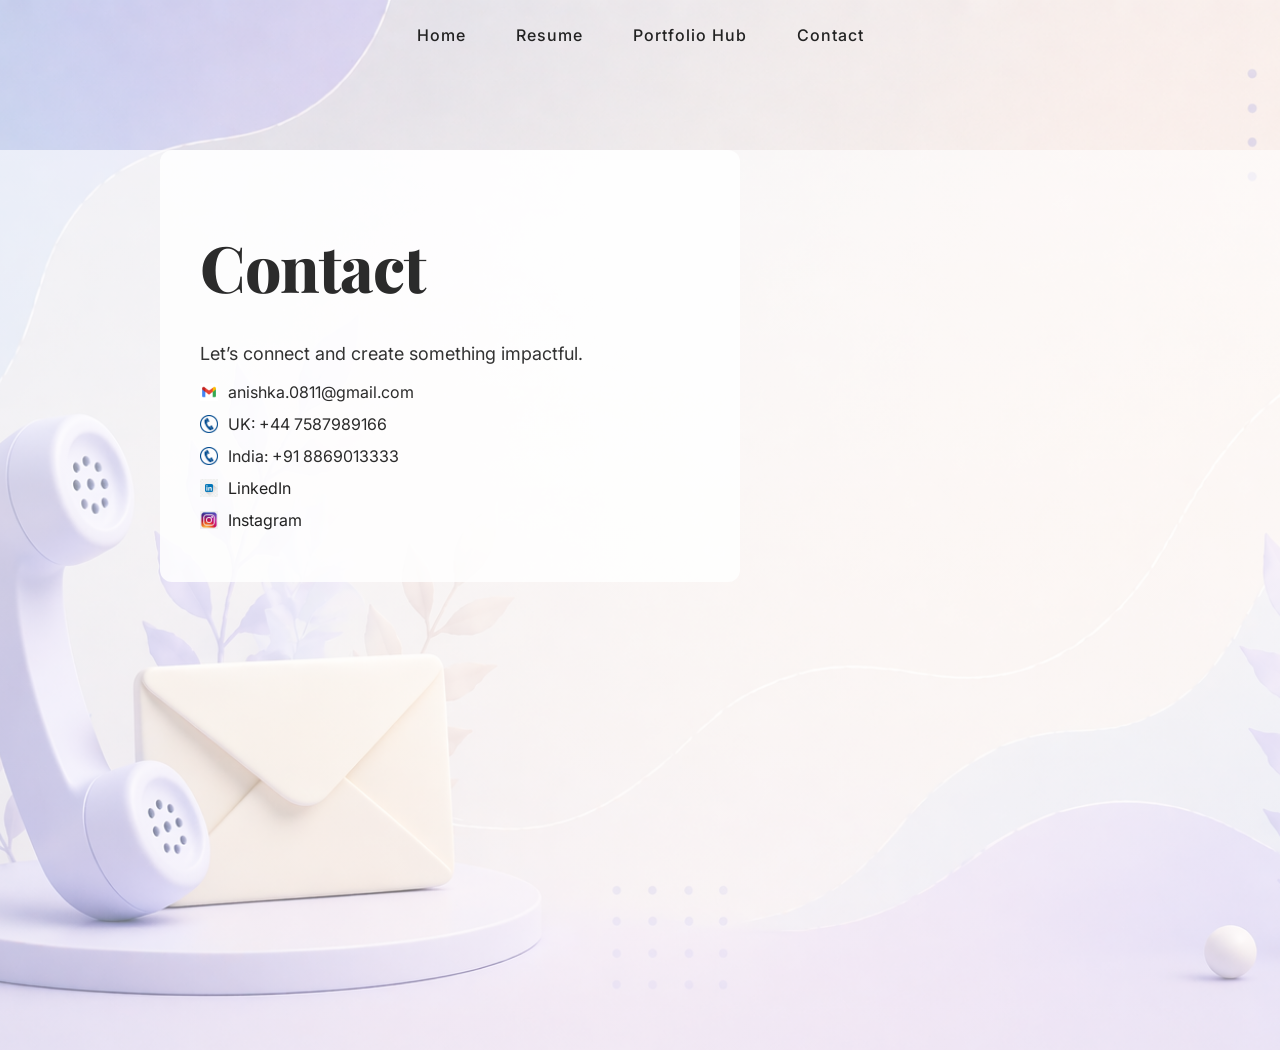
<file: contact.html>
<!DOCTYPE html>
<html>
<head>
<link rel="stylesheet" href="style.css">
</head>

<body class="contact">

<div class="nav">
<a href="index.html">Home</a>
<a href="resume.html">Resume</a>
<a href="portfolio.html">Portfolio Hub</a>
<a href="contact.html">Contact</a>
</div>
  
<div class="overlay">


<div class="section">

<div class="contact-box">

<h1>Contact</h1>

<p>Let’s connect and create something impactful.</p>

<div class="contact-item">
<img src="mailbg.jpg">
<span>anishka.0811@gmail.com</span>
</div>

<div class="contact-item">
<img src="phonebg.jpg">
<span>UK: +44 7587989166</span>
</div>

<div class="contact-item">
<img src="phonebg.jpg">
<span>India: +91 8869013333</span>
</div>

<div class="contact-item">
<img src="linkedinbg.jpg">
<a href="https://www.linkedin.com/in/anishka-sharma-2bb1a81a0/" target="_blank">
LinkedIn
</a>
</div>

<div class="contact-item">
<img src="instabg.jpg">
<a href="https://www.instagram.com/anishka_._sharma/" target="_blank">
Instagram
</a>
</div>

</div>

</div>

</div>
</body>
</html>
</file>
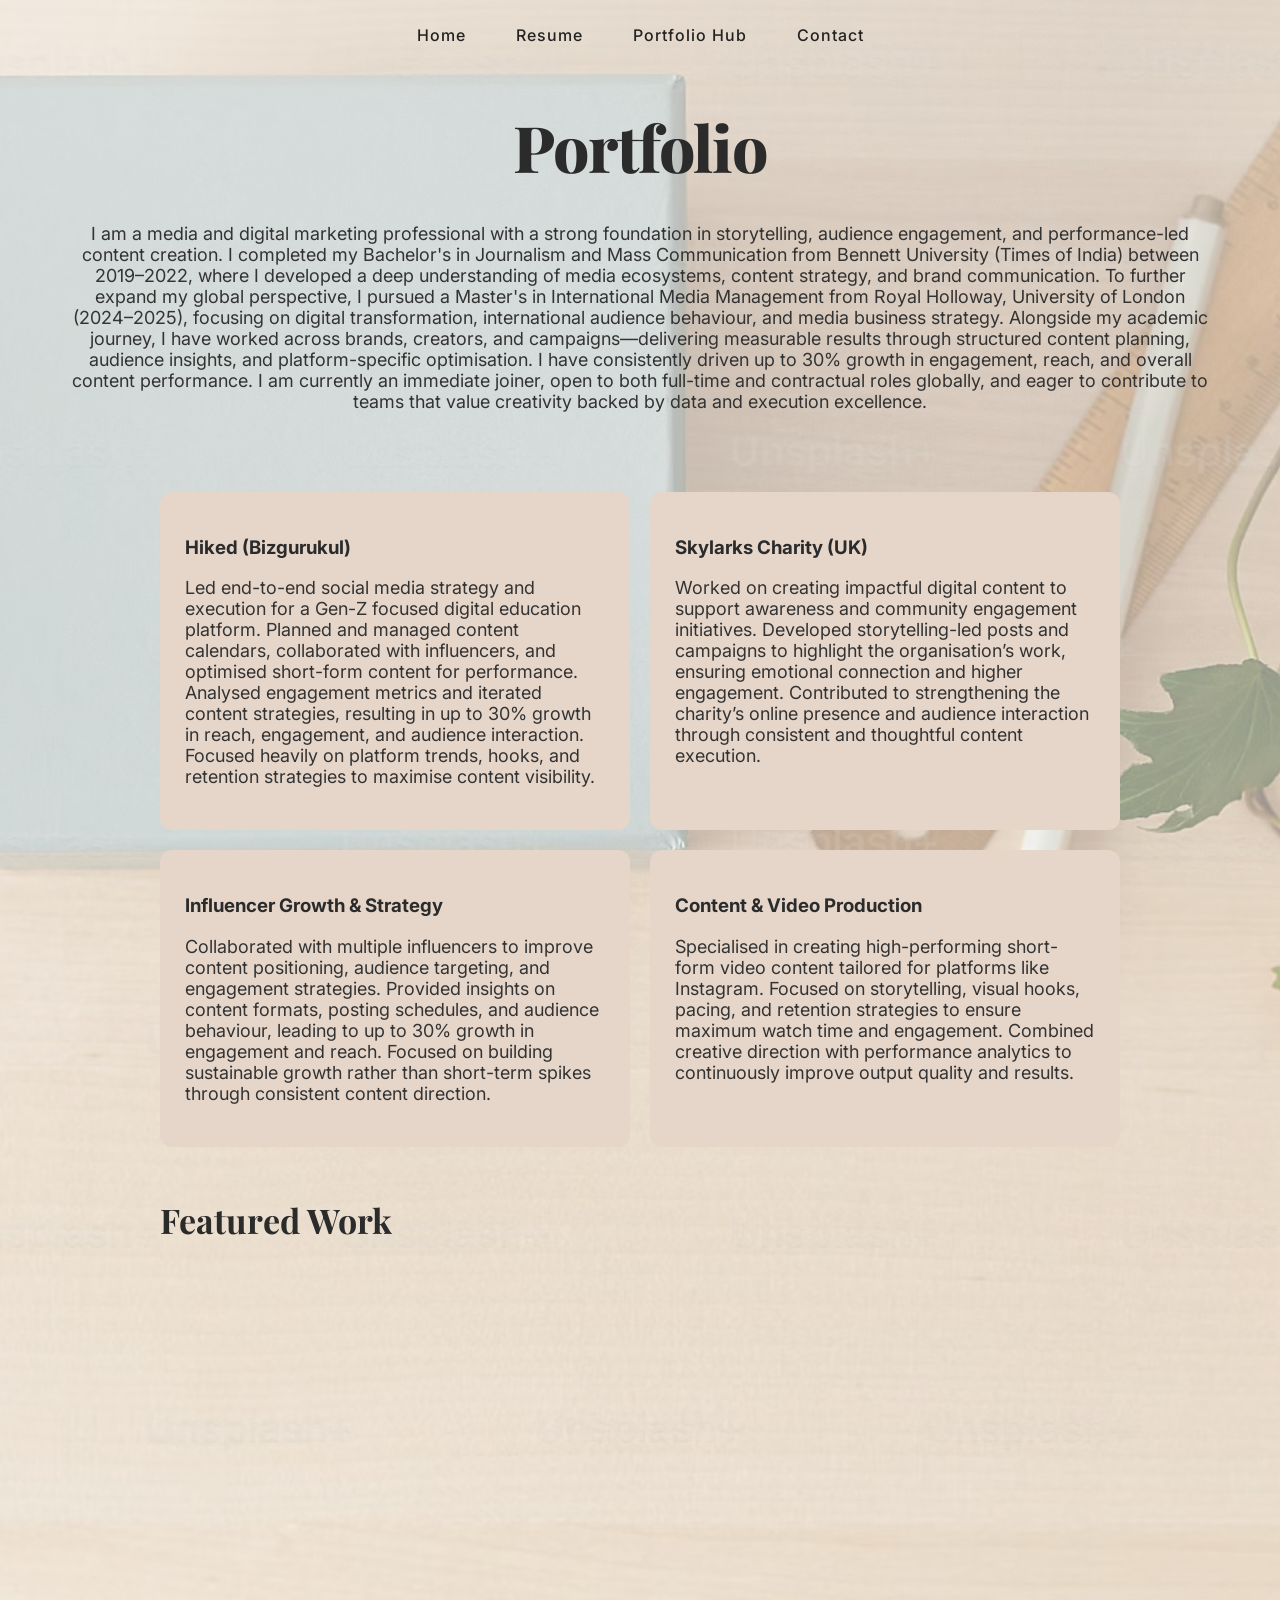
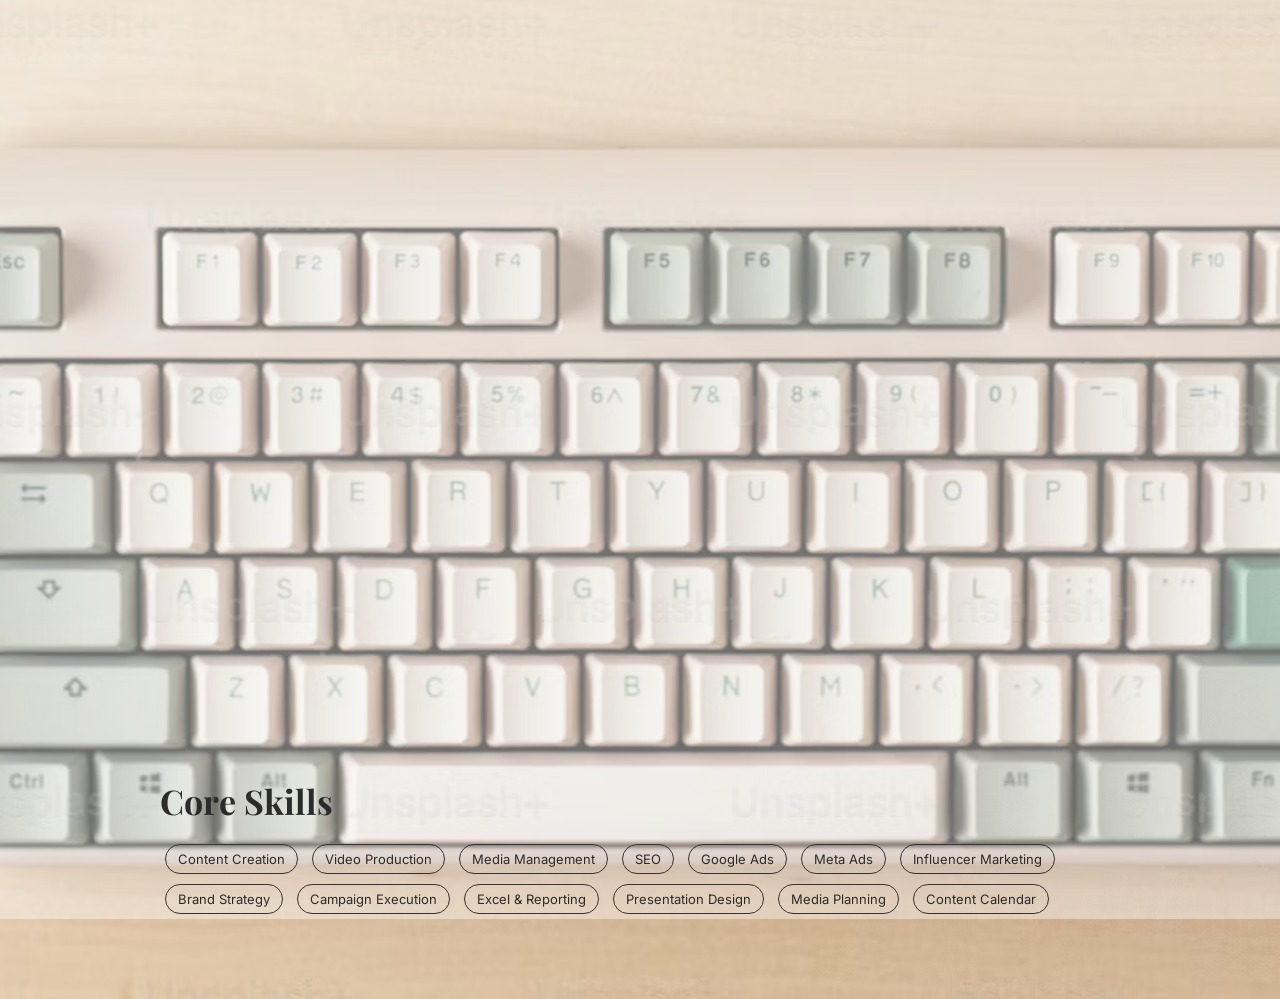
<file: portfolio.html>
<!DOCTYPE html>
<html>
<head>
<link rel="stylesheet" href="style.css">

<style>

body {
    background-image: url('teaboard.jpg');
    background-size: cover;
    background-attachment: fixed;
}



/* GRID */
.grid {
    display: grid;
    grid-template-columns: 1fr 1fr;
    gap: 20px;
}

.card {
    background: #e6d6ca;
    padding: 25px;
    border-radius: 12px;
    transition: 0.3s;
}

.card:hover {
    transform: translateY(-5px);
}

/* REELS GRID */
.reels-grid {
    display: grid;
    grid-template-columns: repeat(3, 1fr);
    gap: 25px;
    margin-top: 20px;
}

.reel-frame {
    width: 100%;
    height: 520px;
    border: none;
    border-radius: 10px;
}

/* SKILLS */
.skills span {
    display: inline-block;
    border: 1px solid #333;
    padding: 6px 12px;
    margin: 5px;
    border-radius: 20px;
    font-size: 13px;
}

</style>

</head>

<body class="portfolio">

<div class="overlay">

<div class="nav">
<a href="index.html">Home</a>
<a href="resume.html">Resume</a>
<a href="portfolio.html">Portfolio Hub</a>
<a href="contact.html">Contact</a>
</div>

<h1 style="text-align:center;">Portfolio</h1>
<div class="intro">
<p>
I am a media and digital marketing professional with a strong foundation in storytelling, audience engagement, and performance-led content creation. I completed my Bachelor's in Journalism and Mass Communication from Bennett University (Times of India) between 2019–2022, where I developed a deep understanding of media ecosystems, content strategy, and brand communication. To further expand my global perspective, I pursued a Master's in International Media Management from Royal Holloway, University of London (2024–2025), focusing on digital transformation, international audience behaviour, and media business strategy. Alongside my academic journey, I have worked across brands, creators, and campaigns—delivering measurable results through structured content planning, audience insights, and platform-specific optimisation. I have consistently driven up to 30% growth in engagement, reach, and overall content performance. I am currently an immediate joiner, open to both full-time and contractual roles globally, and eager to contribute to teams that value creativity backed by data and execution excellence.
</p>
</div>
<div class="section">

<!-- WORK GRID -->
<div class="grid">

<div class="card">
<h3>Hiked (Bizgurukul)</h3>
<p>
Led end-to-end social media strategy and execution for a Gen-Z focused digital education platform. Planned and managed content calendars, collaborated with influencers, and optimised short-form content for performance. Analysed engagement metrics and iterated content strategies, resulting in up to 30% growth in reach, engagement, and audience interaction. Focused heavily on platform trends, hooks, and retention strategies to maximise content visibility.
</p>
</div>

<div class="card">
<h3>Skylarks Charity (UK)</h3>
<p>
Worked on creating impactful digital content to support awareness and community engagement initiatives. Developed storytelling-led posts and campaigns to highlight the organisation’s work, ensuring emotional connection and higher engagement. Contributed to strengthening the charity’s online presence and audience interaction through consistent and thoughtful content execution.
</p>
</div>

<div class="card">
<h3>Influencer Growth & Strategy</h3>
<p>
Collaborated with multiple influencers to improve content positioning, audience targeting, and engagement strategies. Provided insights on content formats, posting schedules, and audience behaviour, leading to up to 30% growth in engagement and reach. Focused on building sustainable growth rather than short-term spikes through consistent content direction.
</p>
</div>

<div class="card">
<h3>Content & Video Production</h3>
<p>
Specialised in creating high-performing short-form video content tailored for platforms like Instagram. Focused on storytelling, visual hooks, pacing, and retention strategies to ensure maximum watch time and engagement. Combined creative direction with performance analytics to continuously improve output quality and results.
</p>
</div>

</div>

<!-- REELS -->
<h2 style="margin-top:50px;">Featured Work</h2>

<div class="reels-grid">

<iframe src="https://www.instagram.com/reel/C9w2HlRSEVO/embed" class="reel-frame"></iframe>
<iframe src="https://www.instagram.com/reel/C84i5lAJS_J/embed" class="reel-frame"></iframe>
<iframe src="https://www.instagram.com/reel/C9pEuQ2JW_W/embed" class="reel-frame"></iframe>

<iframe src="https://www.instagram.com/reel/DQywA9LEnxf/embed" class="reel-frame"></iframe>
<iframe src="https://www.instagram.com/reel/DWaz-QajR47/embed" class="reel-frame"></iframe>
<iframe src="https://www.instagram.com/reel/DWMR5DZDSKk/embed" class="reel-frame"></iframe>

</div>

<!-- SKILLS -->
<h2 style="margin-top:50px;">Core Skills</h2>

<div class="skills">
<span>Content Creation</span>
<span>Video Production</span>
<span>Media Management</span>
<span>SEO</span>
<span>Google Ads</span>
<span>Meta Ads</span>
<span>Influencer Marketing</span>
<span>Brand Strategy</span>
<span>Campaign Execution</span>
<span>Excel & Reporting</span>
<span>Presentation Design</span>
<span>Media Planning</span>
<span>Content Calendar</span>
</div>

</div>

</div>

</body>
</html>
</file>
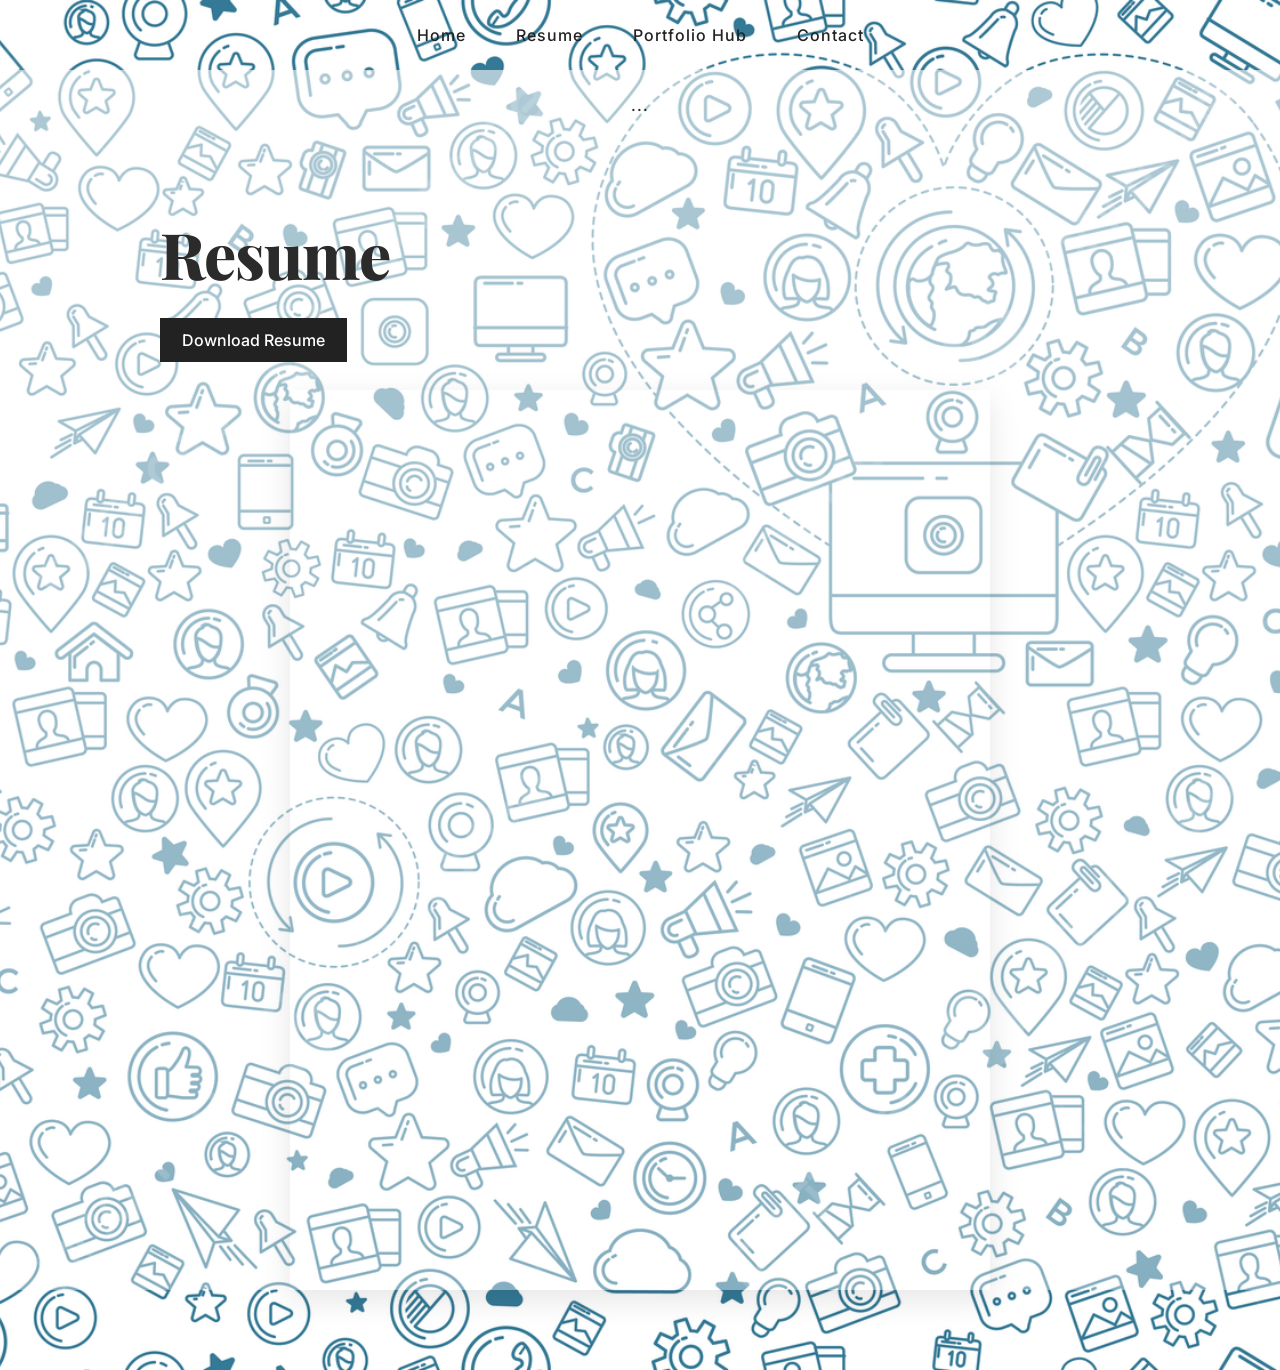
<file: resume.html>
<!DOCTYPE html>
<html>
<head>
<link rel="stylesheet" href="style.css">

<style>
.resume-container {
    display: flex;
    justify-content: center;
    margin-top: 40px;
}

.resume-frame {
    width: 700px;
    height: 900px;
    border: none;
    box-shadow: 0 10px 30px rgba(0,0,0,0.1);
}
</style>

</head>

<body class="resume">

<div class="nav">
<a href="index.html">Home</a>
<a href="resume.html">Resume</a>
<a href="portfolio.html">Portfolio Hub</a>
<a href="contact.html">Contact</a>
</div>
    
<div class="overlay">

<div class="nav">...</div>

<div class="section">
<h1>Resume</h1>

<a href="anishka-resume.pdf" class="button primary-btn" target="_blank">
Download Resume
</a>

<div class="resume-container">
<iframe src="anishka-resume.pdf" class="resume-frame"></iframe>
</div>

</div>

</div>
</body>
</html>
</file>
<file: style.css>
@import url('https://fonts.googleapis.com/css2?family=Playfair+Display:wght@600;700;800&family=Inter:wght@400;500;600&display=swap');

body {
    transition: background 0.5s ease-in-out;
}

/* DEFAULT = DESKTOP (LANDSCAPE) */
body.home {
    background: url('teaboard-landscape.jpg') no-repeat center/cover;
}

body.portfolio {
    background: url('teaboard-landscape.jpg') no-repeat center/cover;
}

body.resume {
    background: url('resumebg.jpg') no-repeat center/cover;
}

body.contact {
    background: url('contactbg-landscape.jpg') no-repeat center/cover;
}

/* 📱 MOBILE / PORTRAIT */
@media (max-width: 768px) {
    body.home {
        background: url('teaboard-portrait.jpg') no-repeat center/cover;
    }

    body.portfolio {
        background: url('teaboard-portrait.jpg') no-repeat center/cover;
    }

    body.resume {
        background: url('resumebg.jpg') no-repeat center/cover;
    }

    body.contact {
        background: url('contactbg-portrait.jpg') no-repeat center/cover;
    }
}

body {
    margin: 0;
    font-family: 'Inter', sans-serif;
    background-size: cover;
    background-attachment: fixed;
    color: #2b2b2b;
}

/* OVERLAY FOR READABILITY */
.overlay {
    background: linear-gradient(
        rgba(255,255,255,0.6),
        rgba(255,255,255,0.4)
    );
    min-height: 100vh;
}

/* NAV */
.nav {
    display: flex;
    justify-content: center;
    gap: 50px;
    padding: 25px;
    font-weight: 500;
    letter-spacing: 1px;
}

.nav a {
    text-decoration: none;
    color: #222;
}

/* HERO */
.hero {
    width: 85%;
    margin: auto;
    padding: 80px 40px;
    display: flex;
    align-items: center;
    justify-content: space-between;
}

/* NAME */
h1 {
    font-family: 'Playfair Display', serif;
    font-size: 64px;
    font-weight: 800;
    line-height: 1.05;
    letter-spacing: -1px;
}

/* HEADINGS */
h2 {
    font-family: 'Playfair Display', serif;
    font-size: 34px;
    margin-bottom: 15px;
}

/* TEXT */
p {
    font-size: 18px;
    color: #333;
    max-width: 700px;
}

/* BUTTON PREMIUM */
.button {
    padding: 12px 22px;
    border: 1px solid #222;
    text-decoration: none;
    color: #222;
    font-weight: 500;
    transition: 0.3s;
    background: transparent;
}

.button:hover {
    background: #222;
    color: white;
}

/* PRIMARY BUTTON (RESUME) */
.primary-btn {
    background: #222;
    color: white;
    border: none;
}

.primary-btn:hover {
    background: #444;
}

/* SECTION */
.section {
    width: 75%;
    margin: 80px auto;
}

/* GRID */
.grid {
    display: grid;
    grid-template-columns: repeat(3, 1fr);
    gap: 25px;
}

/* REEL */
.reel {
    width: 100%;
    height: 500px;
    border-radius: 10px;
    border: none;
}

/* CONTACT CARD */
.contact-box {
    background: rgba(255,255,255,0.85);
    padding: 40px;
    border-radius: 12px;
    width: 500px;
}

.contact-item {
    display: flex;
    align-items: center;
    margin-bottom: 12px;
}

.contact-item img {
    width: 18px;
    height: 18px;
    margin-right: 10px;
    object-fit: contain;
}

.contact-item a {
    color: #222;
    text-decoration: none;
    position: relative;
}

.contact-item a::after {
    content: "";
    width: 0%;
    height: 1px;
    background: #222;
    position: absolute;
    left: 0;
    bottom: -2px;
    transition: 0.3s;
}

.contact-item a:hover::after {
    width: 100%;
}

.intro {
    width: 90%;
    max-width: 1200px;
    margin: 20px auto 60px auto;
    text-align: left;
}

.intro p {
    max-width: 2100px;
    margin: auto;
    text-align: center;
}
</file>
